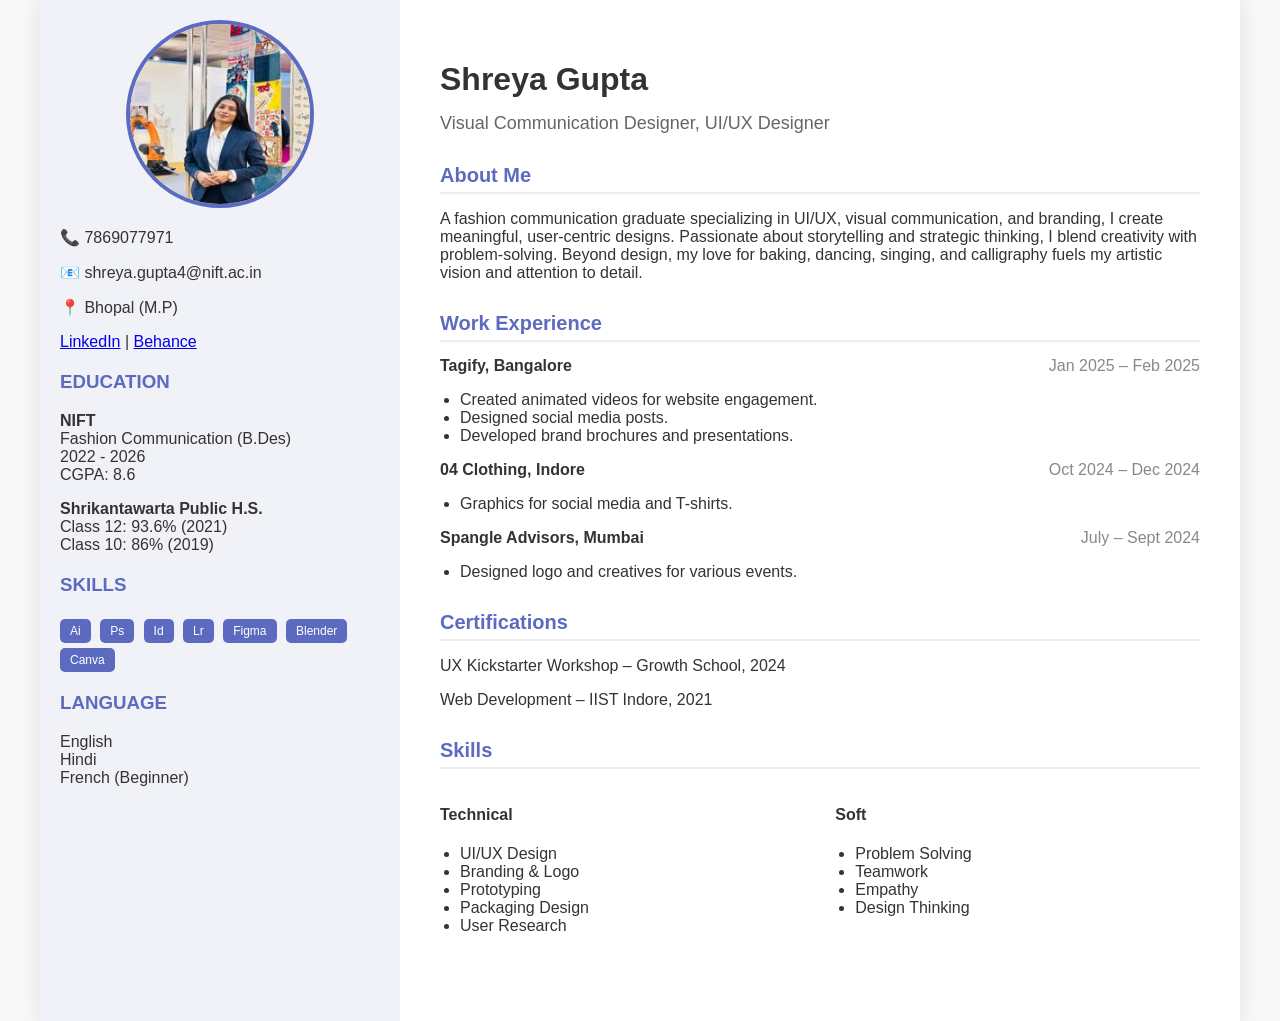
<file: index.html>
<!DOCTYPE html>
<html lang="en">
<head>
  <meta charset="UTF-8" />
  <meta name="viewport" content="width=device-width, initial-scale=1.0" />
  <title>Shreya Gupta - Resume</title>
  <link rel="stylesheet" href="styles.css" />
</head>
<body>
  <div class="resume-container">
    <!-- Left Sidebar -->
    <aside class="sidebar">
      <img src="shreya_profile.jpg" alt="Shreya Gupta" class="profile-img" />
      <div class="contact">
        <p>📞 7869077971</p>
        <p>📧 shreya.gupta4@nift.ac.in</p>
        <p>📍 Bhopal (M.P)</p>
        <p><a href="#">LinkedIn</a> | <a href="#">Behance</a></p>
      </div>

      <h3>EDUCATION</h3>
      <p><strong>NIFT</strong><br>Fashion Communication (B.Des)<br>2022 - 2026<br>CGPA: 8.6</p>
      <p><strong>Shrikantawarta Public H.S.</strong><br>Class 12: 93.6% (2021)<br>Class 10: 86% (2019)</p>

      <h3>SKILLS</h3>
      <div class="icons">
        <span>Ai</span> <span>Ps</span> <span>Id</span> <span>Lr</span>
        <span>Figma</span> <span>Blender</span> <span>Canva</span>
      </div>

      <h3>LANGUAGE</h3>
      <p>English<br>Hindi<br>French (Beginner)</p>
    </aside>

    <!-- Main Content -->
    <main class="main-content">
      <h1>Shreya Gupta</h1>
      <h2>Visual Communication Designer, UI/UX Designer</h2>

      <section class="about">
        <h3>About Me</h3>
        <p>
          A fashion communication graduate specializing in UI/UX, visual
 communication, and branding, I create meaningful, user-centric designs.
 Passionate about storytelling and strategic thinking, I blend creativity with
 problem-solving. Beyond design, my love for baking, dancing, singing, and
 calligraphy fuels my artistic vision and attention to detail.
        </p>
      </section>

      <section class="experience">
        <h3>Work Experience</h3>
        <div>
          <h4>Tagify, Bangalore <span>Jan 2025 – Feb 2025</span></h4>
          <ul>
            <li>Created animated videos for website engagement.</li>
            <li>Designed social media posts.</li>
            <li>Developed brand brochures and presentations.</li>
          </ul>
        </div>
        <div>
          <h4>04 Clothing, Indore <span>Oct 2024 – Dec 2024</span></h4>
          <ul>
            <li>Graphics for social media and T-shirts.</li>
          </ul>
        </div>
        <div>
          <h4>Spangle Advisors, Mumbai <span>July – Sept 2024</span></h4>
          <ul>
            <li>Designed logo and creatives for various events.</li>
          </ul>
        </div>
      </section>

      <section class="certs">
        <h3>Certifications</h3>
        <p>UX Kickstarter Workshop – Growth School, 2024</p>
        <p>Web Development – IIST Indore, 2021</p>
      </section>

      <section class="skills">
        <h3>Skills</h3>
        <div class="skill-columns">
          <div>
            <h4>Technical</h4>
            <ul>
              <li>UI/UX Design</li>
              <li>Branding & Logo</li>
              <li>Prototyping</li>
              <li>Packaging Design</li>
              <li>User Research</li>
            </ul>
          </div>
          <div>
            <h4>Soft</h4>
            <ul>
              <li>Problem Solving</li>
              <li>Teamwork</li>
              <li>Empathy</li>
              <li>Design Thinking</li>
            </ul>
          </div>
        </div>
      </section>
    </main>
  </div>
</body>
</html>
</file>
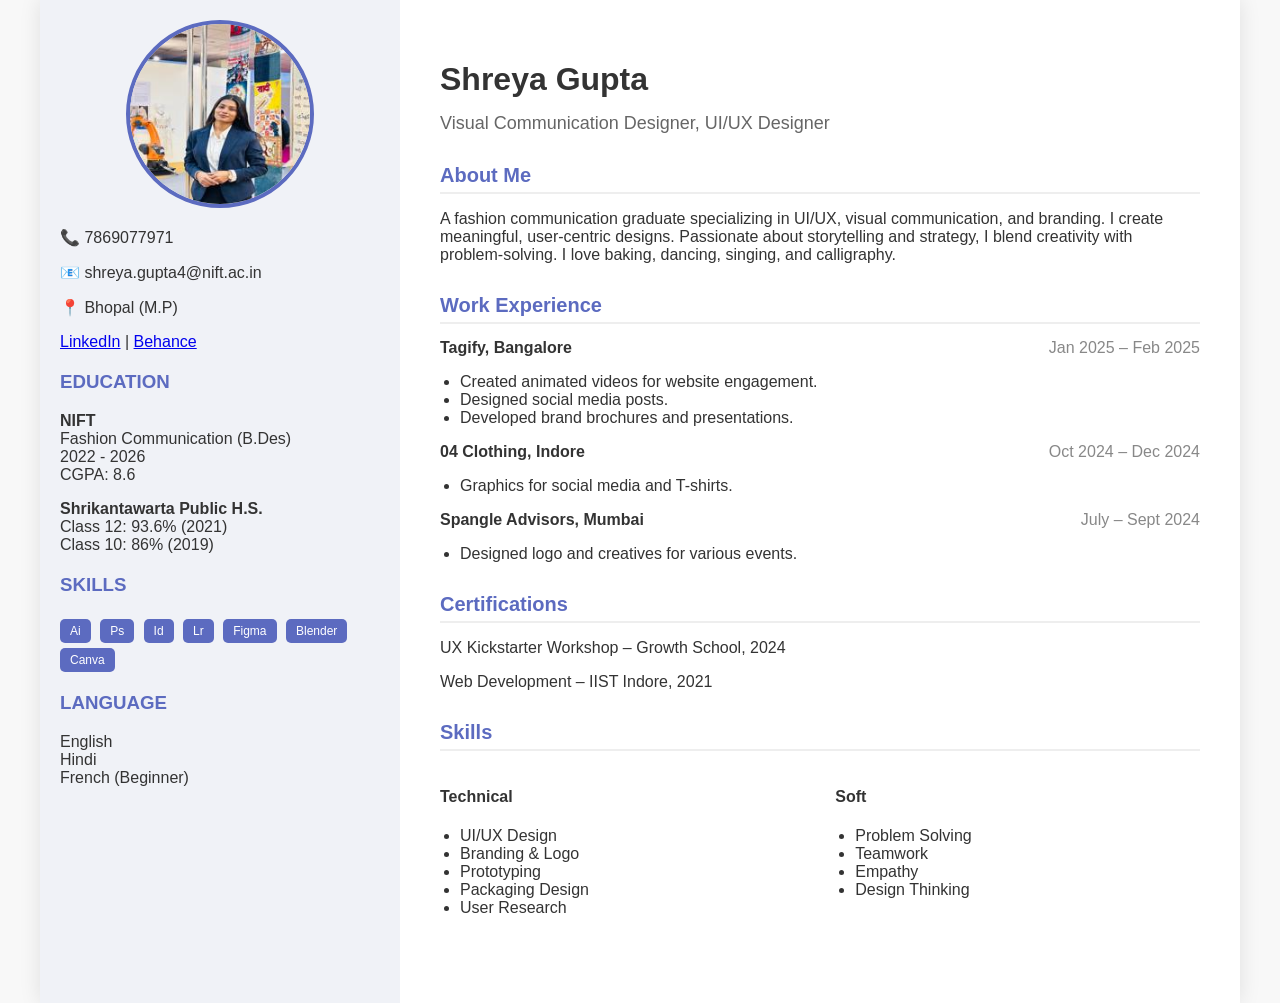
<file: .resume-container.html>
<!DOCTYPE html>
<html lang="en">
<head>
  <meta charset="UTF-8" />
  <meta name="viewport" content="width=device-width, initial-scale=1.0" />
  <title>Shreya Gupta - Resume</title>
  <link rel="stylesheet" href="styles.css" />
</head>
<body>
  <div class="resume-container">
    <!-- Left Sidebar -->
    <aside class="sidebar">
      <img src="shreya_profile.jpg" alt="Shreya Gupta" class="profile-img" />
      <div class="contact">
        <p>📞 7869077971</p>
        <p>📧 shreya.gupta4@nift.ac.in</p>
        <p>📍 Bhopal (M.P)</p>
        <p><a href="#">LinkedIn</a> | <a href="#">Behance</a></p>
      </div>

      <h3>EDUCATION</h3>
      <p><strong>NIFT</strong><br>Fashion Communication (B.Des)<br>2022 - 2026<br>CGPA: 8.6</p>
      <p><strong>Shrikantawarta Public H.S.</strong><br>Class 12: 93.6% (2021)<br>Class 10: 86% (2019)</p>

      <h3>SKILLS</h3>
      <div class="icons">
        <span>Ai</span> <span>Ps</span> <span>Id</span> <span>Lr</span>
        <span>Figma</span> <span>Blender</span> <span>Canva</span>
      </div>

      <h3>LANGUAGE</h3>
      <p>English<br>Hindi<br>French (Beginner)</p>
    </aside>

    <!-- Main Content -->
    <main class="main-content">
      <h1>Shreya Gupta</h1>
      <h2>Visual Communication Designer, UI/UX Designer</h2>

      <section class="about">
        <h3>About Me</h3>
        <p>
          A fashion communication graduate specializing in UI/UX, visual communication, and branding. I create meaningful, user-centric designs. Passionate about storytelling and strategy, I blend creativity with problem-solving. I love baking, dancing, singing, and calligraphy.
        </p>
      </section>

      <section class="experience">
        <h3>Work Experience</h3>
        <div>
          <h4>Tagify, Bangalore <span>Jan 2025 – Feb 2025</span></h4>
          <ul>
            <li>Created animated videos for website engagement.</li>
            <li>Designed social media posts.</li>
            <li>Developed brand brochures and presentations.</li>
          </ul>
        </div>
        <div>
          <h4>04 Clothing, Indore <span>Oct 2024 – Dec 2024</span></h4>
          <ul>
            <li>Graphics for social media and T-shirts.</li>
          </ul>
        </div>
        <div>
          <h4>Spangle Advisors, Mumbai <span>July – Sept 2024</span></h4>
          <ul>
            <li>Designed logo and creatives for various events.</li>
          </ul>
        </div>
      </section>

      <section class="certs">
        <h3>Certifications</h3>
        <p>UX Kickstarter Workshop – Growth School, 2024</p>
        <p>Web Development – IIST Indore, 2021</p>
      </section>

      <section class="skills">
        <h3>Skills</h3>
        <div class="skill-columns">
          <div>
            <h4>Technical</h4>
            <ul>
              <li>UI/UX Design</li>
              <li>Branding & Logo</li>
              <li>Prototyping</li>
              <li>Packaging Design</li>
              <li>User Research</li>
            </ul>
          </div>
          <div>
            <h4>Soft</h4>
            <ul>
              <li>Problem Solving</li>
              <li>Teamwork</li>
              <li>Empathy</li>
              <li>Design Thinking</li>
            </ul>
          </div>
        </div>
      </section>
    </main>
  </div>
</body>
</html>
</file>
<file: styles.css>
body {
  font-family: 'Segoe UI', sans-serif;
  margin: 0;
  background: #f8f8f8;
  color: #333;
}

.resume-container {
  display: flex;
  max-width: 1200px;
  margin: auto;
  background: white;
  box-shadow: 0 0 20px rgba(0,0,0,0.1);
}

.sidebar {
  background: #f0f2f7;
  width: 30%;
  padding: 20px;
  box-sizing: border-box;
}

.profile-img {
  width: 180px;
  height: 180px;
  border-radius: 50%;
  object-fit: cover;
  display: block;
  margin: auto;
  margin-bottom: 20px;
  border: 4px solid #5C6BC0;
}

.sidebar h3 {
  color: #5C6BC0;
  margin-top: 20px;
}

.sidebar .icons span {
  display: inline-block;
  background: #5C6BC0;
  color: white;
  padding: 5px 10px;
  margin: 5px 5px 0 0;
  border-radius: 5px;
  font-size: 12px;
}

.main-content {
  width: 70%;
  padding: 40px;
  box-sizing: border-box;
}

.main-content h1 {
  font-size: 32px;
  color: #333;
  margin-bottom: 5px;
}

.main-content h2 {
  font-size: 18px;
  font-weight: normal;
  color: #666;
  margin-bottom: 30px;
}

section {
  margin-bottom: 30px;
}

section h3 {
  font-size: 20px;
  color: #5C6BC0;
  border-bottom: 2px solid #eee;
  padding-bottom: 5px;
  margin-bottom: 15px;
}

section ul {
  padding-left: 20px;
}

.experience h4 {
  margin: 10px 0 5px;
  font-weight: bold;
}

.experience span {
  float: right;
  font-weight: normal;
  color: #888;
}

.skill-columns {
  display: flex;
  justify-content: space-between;
}

.skill-columns div {
  width: 48%;
}
</file>
